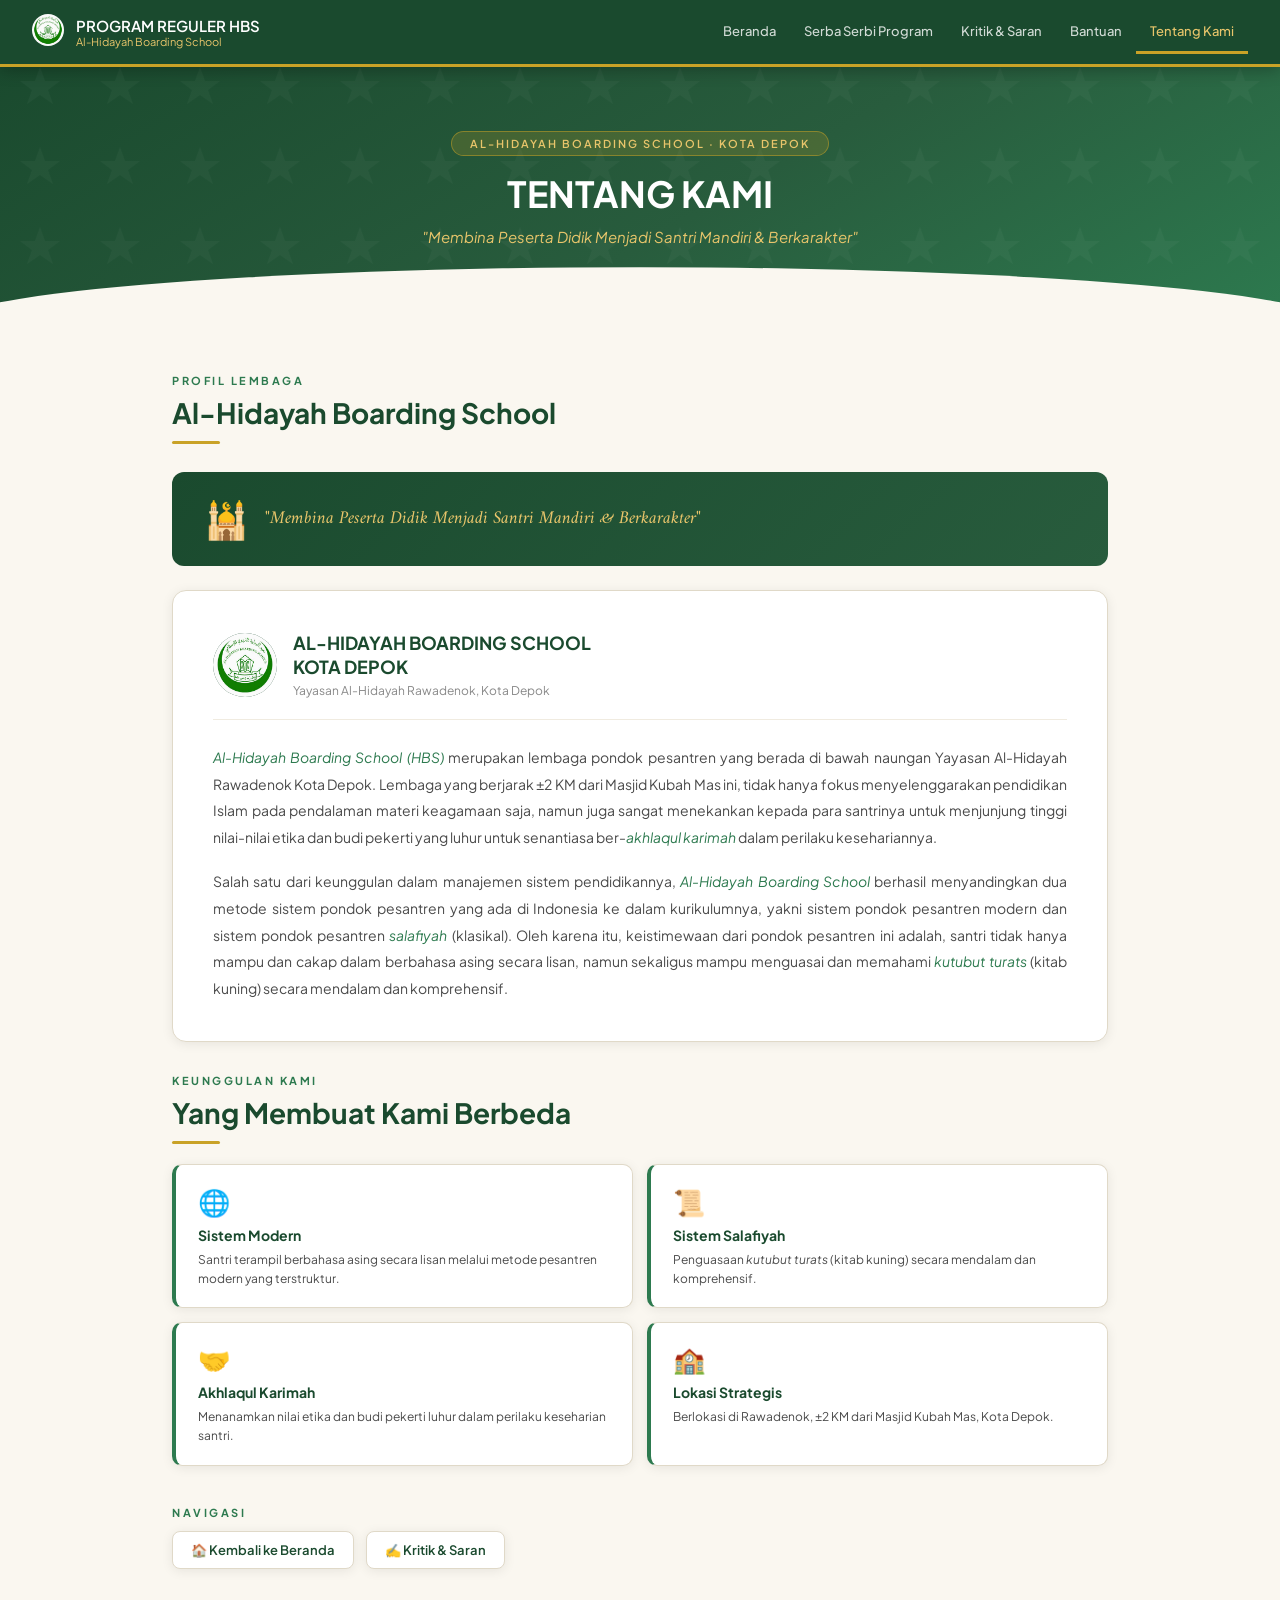
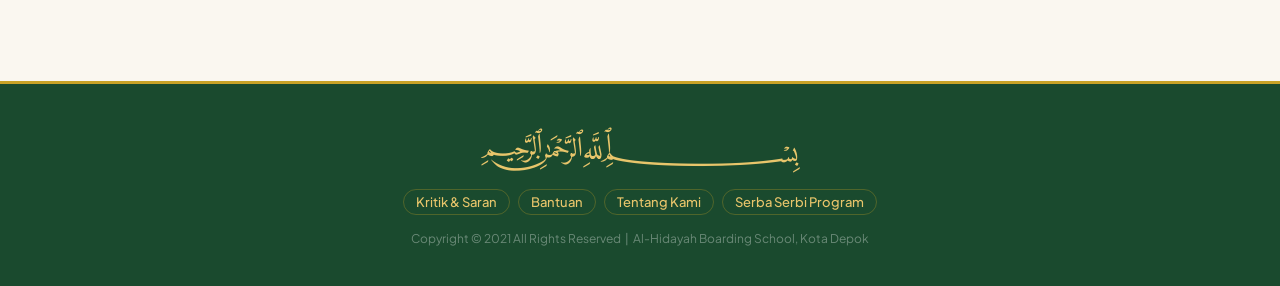
<file: tentang-kami.html>
<!DOCTYPE html>
<html lang="id">
<head>
  <meta charset="UTF-8" />
  <meta name="viewport" content="width=device-width, initial-scale=1.0" />
  <title>Tentang Kami — Al-Hidayah Boarding School</title>
  <link href="https://fonts.googleapis.com/css2?family=Amiri:ital,wght@0,400;0,700;1,400&family=Plus+Jakarta+Sans:wght@400;500;600;700&display=swap" rel="stylesheet" />
  <link rel="stylesheet" href="style.css" />
   <link rel="icon" type="image/png" href="Logo/Logohbs.jpg">
  <style>
    /* ===== PAGE HERO ===== */
    .page-hero {
      background: linear-gradient(150deg, var(--green-dark) 0%, #285c3d 55%, var(--green-mid) 100%);
      padding: 4rem 2rem 5rem;
      text-align: center;
      position: relative;
      overflow: hidden;
    }
    .page-hero::before {
      content: '';
      position: absolute;
      inset: 0;
      background-image: url("data:image/svg+xml,%3Csvg width='80' height='80' viewBox='0 0 80 80' xmlns='http://www.w3.org/2000/svg'%3E%3Cg fill='%23ffffff' fill-opacity='0.03'%3E%3Cpath d='M40 0l5 14h15l-12 9 5 14-13-9-13 9 5-14-12-9h15z'/%3E%3C/g%3E%3C/svg%3E");
    }
    .page-hero::after {
      content: '';
      position: absolute;
      bottom: -1px;
      left: 0; right: 0;
      height: 60px;
      background: var(--cream);
      clip-path: ellipse(55% 100% at 50% 100%);
    }
    .page-hero-inner {
      position: relative;
      z-index: 1;
    }
    .page-hero-badge {
      display: inline-block;
      background: rgba(201,162,39,0.2);
      border: 1px solid rgba(201,162,39,0.5);
      color: var(--gold-light);
      font-size: 11px;
      padding: 5px 18px;
      border-radius: 20px;
      letter-spacing: 2px;
      text-transform: uppercase;
      font-weight: 600;
      margin-bottom: 16px;
    }
    .page-hero h1 {
      font-size: 36px;
      font-weight: 700;
      color: white;
      line-height: 1.2;
      margin-bottom: 12px;
    }
    .page-hero-tagline {
      font-style: italic;
      font-size: 15px;
      color: var(--gold-light);
    }

    /* ===== PROFIL CONTENT ===== */
    .profil-card {
      background: white;
      border: 1px solid #e0d9c8;
      border-radius: 14px;
      padding: 2.5rem;
      box-shadow: var(--shadow);
      margin-bottom: 24px;
    }

    .profil-header {
      display: flex;
      align-items: center;
      gap: 16px;
      margin-bottom: 24px;
      padding-bottom: 20px;
      border-bottom: 1px solid var(--cream-dark);
    }

    .profil-emblem {
      width: 64px;
      height: 64px;
      background: var(--green-dark);
      border-radius: 50%;
      display: flex;
      align-items: center;
      justify-content: center;
      font-family: 'Amiri', serif;
      font-size: 28px;
      color: var(--gold-light);
      flex-shrink: 0;
    }
    .profil-emblem img {
  width: 100%;
  height: 100%;
  object-fit: cover;
  border-radius: 50%;
}

    .profil-header-text h2 {
      font-size: 18px;
      font-weight: 700;
      color: var(--green-dark);
      line-height: 1.3;
    }
    .profil-header-text span {
      font-size: 12px;
      color: var(--text-light);
    }

    .profil-body p {
      font-size: 14px;
      color: var(--text-mid);
      line-height: 1.9;
      margin-bottom: 18px;
      text-align: justify;
    }
    .profil-body p:last-child {
      margin-bottom: 0;
    }
    .profil-body em {
      color: var(--green-mid);
      font-style: italic;
    }

    /* ===== HIGHLIGHT BOX ===== */
    .highlight-box {
      background: linear-gradient(135deg, var(--green-dark), #285c3d);
      border-radius: 12px;
      padding: 1.5rem 2rem;
      display: flex;
      align-items: center;
      gap: 16px;
      margin-bottom: 24px;
    }
    .highlight-box .hl-icon {
      font-size: 36px;
      flex-shrink: 0;
    }
    .highlight-box .hl-text {
      font-style: italic;
      font-size: 15px;
      color: var(--gold-light);
      line-height: 1.6;
      font-family: 'Amiri', serif;
      font-size: 18px;
    }

    /* ===== KEUNGGULAN ===== */
    .keunggulan-grid {
      display: grid;
      grid-template-columns: repeat(2, 1fr);
      gap: 14px;
      margin-top: 8px;
    }

    .keunggulan-card {
      background: white;
      border: 1px solid #e0d9c8;
      border-left: 4px solid var(--green-mid);
      border-radius: 10px;
      padding: 1.2rem 1.4rem;
      box-shadow: var(--shadow);
    }
    .keunggulan-card .k-icon {
      font-size: 26px;
      margin-bottom: 8px;
    }
    .keunggulan-card h4 {
      font-size: 14px;
      font-weight: 700;
      color: var(--green-dark);
      margin-bottom: 6px;
    }
    .keunggulan-card p {
      font-size: 12px;
      color: var(--text-mid);
      line-height: 1.6;
    }

    /* ===== BACK LINKS ===== */
    .back-links {
      display: flex;
      gap: 12px;
      flex-wrap: wrap;
      margin-top: 8px;
    }
    .back-links a {
      display: inline-flex;
      align-items: center;
      gap: 6px;
      background: white;
      border: 1px solid #e0d9c8;
      border-radius: 8px;
      padding: 10px 18px;
      font-size: 13px;
      font-weight: 600;
      color: var(--green-dark);
      text-decoration: none;
      box-shadow: var(--shadow);
      transition: all 0.2s;
    }
    .back-links a:hover {
      background: var(--green-dark);
      color: var(--gold-light);
      border-color: var(--green-dark);
      transform: translateY(-1px);
    }

    @media (max-width: 600px) {
      .page-hero h1 { font-size: 24px; }
      .keunggulan-grid { grid-template-columns: 1fr; }
      .profil-card { padding: 1.5rem; }
      .highlight-box { flex-direction: column; text-align: center; }
    }

    .nav-logo img {
  width: 32px;
  height: 32px;
  object-fit: contain;
  border-radius: 50%;
}
  </style>
</head>
<body>

<!-- ===== NAVBAR ===== -->
<nav>
  <a class="nav-brand" href="index.html">
    <div class="nav-logo">
      <img src="Logo/Logohbs.jpg" alt="Logo HBS">
    </div>
    <div>
      <div class="nav-title">PROGRAM REGULER HBS</div>
      <div class="nav-subtitle">Al-Hidayah Boarding School</div>
    </div>
  </a>
  <div class="nav-links">
    <a href="index.html">Beranda</a>
    <a href="serba-serbi.html">Serba Serbi Program</a>
    <a href="https://forms.gle/XUpbcNNKYqb6Xr7v5" target="_blank">Kritik &amp; Saran</a>
    <a href="#">Bantuan</a>
    <a href="tentang-kami.html" class="active">Tentang Kami</a>
  </div>
  <div class="hamburger" onclick="toggleMobileNav()" id="hamburger">
    <span></span><span></span><span></span>
  </div>
</nav>

<div class="mobile-nav" id="mobileNav">
  <a href="index.html">Beranda</a>
  <a href="serba-serbi.html">Serba Serbi Program</a>
  <a href="https://forms.gle/XUpbcNNKYqb6Xr7v5" target="_blank">Kritik &amp; Saran</a>
  <a href="#">Bantuan</a>
  <a href="tentang-kami.html">Tentang Kami</a>
</div>

<!-- ===== PAGE HERO ===== -->
<div class="page-hero">
  <div class="page-hero-inner">
    <div class="page-hero-badge">Al-Hidayah Boarding School · Kota Depok</div>
    <h1>TENTANG KAMI</h1>
    <div class="page-hero-tagline">"Membina Peserta Didik Menjadi Santri Mandiri &amp; Berkarakter"</div>
  </div>
</div>

<!-- ===== PROFIL SINGKAT ===== -->
<div class="section">
  <div class="section-label">Profil Lembaga</div>
  <div class="section-title">Al-Hidayah Boarding School</div>

  <!-- Quote Box -->
  <div class="highlight-box">
    <div class="hl-icon">🕌</div>
    <div class="hl-text">
      "Membina Peserta Didik Menjadi Santri Mandiri &amp; Berkarakter"
    </div>
  </div>

  <!-- Profil Card -->
  <div class="profil-card">
    <div class="profil-header">
      <div class="profil-emblem">
        <img src="Logo/Logohbs.jpg" alt="">
      </div>
      <div class="profil-header-text">
        <h2>AL-HIDAYAH BOARDING SCHOOL<br>KOTA DEPOK</h2>
        <span>Yayasan Al-Hidayah Rawadenok, Kota Depok</span>
      </div>
    </div>
    <div class="profil-body">
      <p>
        <em>Al-Hidayah Boarding School (HBS)</em> merupakan lembaga pondok pesantren yang berada di bawah naungan
        Yayasan Al-Hidayah Rawadenok Kota Depok. Lembaga yang berjarak ±2 KM dari Masjid Kubah Mas ini,
        tidak hanya fokus menyelenggarakan pendidikan Islam pada pendalaman materi keagamaan saja, namun juga
        sangat menekankan kepada para santrinya untuk menjunjung tinggi nilai-nilai etika dan budi pekerti yang
        luhur untuk senantiasa ber-<em>akhlaqul karimah</em> dalam perilaku kesehariannya.
      </p>
      <p>
        Salah satu dari keunggulan dalam manajemen sistem pendidikannya, <em>Al-Hidayah Boarding School</em>
        berhasil menyandingkan dua metode sistem pondok pesantren yang ada di Indonesia ke dalam kurikulumnya,
        yakni sistem pondok pesantren modern dan sistem pondok pesantren <em>salafiyah</em> (klasikal).
        Oleh karena itu, keistimewaan dari pondok pesantren ini adalah, santri tidak hanya mampu dan cakap
        dalam berbahasa asing secara lisan, namun sekaligus mampu menguasai dan memahami
        <em>kutubut turats</em> (kitab kuning) secara mendalam dan komprehensif.
      </p>
    </div>
  </div>

  <!-- Keunggulan -->
  <div class="section-label" style="margin-top: 2rem;">Keunggulan Kami</div>
  <div class="section-title" style="margin-bottom: 20px;">Yang Membuat Kami Berbeda</div>

  <div class="keunggulan-grid">
    <div class="keunggulan-card">
      <div class="k-icon">🌐</div>
      <h4>Sistem Modern</h4>
      <p>Santri terampil berbahasa asing secara lisan melalui metode pesantren modern yang terstruktur.</p>
    </div>
    <div class="keunggulan-card">
      <div class="k-icon">📜</div>
      <h4>Sistem Salafiyah</h4>
      <p>Penguasaan <em>kutubut turats</em> (kitab kuning) secara mendalam dan komprehensif.</p>
    </div>
    <div class="keunggulan-card">
      <div class="k-icon">🤝</div>
      <h4>Akhlaqul Karimah</h4>
      <p>Menanamkan nilai etika dan budi pekerti luhur dalam perilaku keseharian santri.</p>
    </div>
    <div class="keunggulan-card">
      <div class="k-icon">🏫</div>
      <h4>Lokasi Strategis</h4>
      <p>Berlokasi di Rawadenok, ±2 KM dari Masjid Kubah Mas, Kota Depok.</p>
    </div>
  </div>

  <!-- Back Links -->
  <div style="margin-top: 2.5rem;">
    <div class="section-label">Navigasi</div>
    <div class="back-links" style="margin-top: 12px;">
      <a href="index.html">🏠 Kembali ke Beranda</a>
      <a href="https://forms.gle/xA7U3Purb3aePyvS9" target="_blank">✍️ Kritik &amp; Saran</a>
    </div>
  </div>
</div>

<!-- ===== FOOTER ===== -->
<footer>
  <div class="footer-ar">﷽</div>
  <div class="footer-links">
    <a href="https://forms.gle/XUpbcNNKYqb6Xr7v5" target="_blank">Kritik &amp; Saran</a>
    <a href="#">Bantuan</a>
    <a href="tentang-kami.html">Tentang Kami</a>
    <a href="serba-serbi.html">Serba Serbi Program</a>
  </div>
  <div class="footer-copy">
    Copyright &copy; 2021 All Rights Reserved &nbsp;|&nbsp; Al-Hidayah Boarding School, Kota Depok
  </div>
</footer>

<script>
  function toggleMobileNav() {
    const nav = document.getElementById('mobileNav');
    nav.classList.toggle('open');
  }
</script>

</body>
</html>
</file>
<file: style.css>
* { margin: 0; padding: 0; box-sizing: border-box; }

:root {
  --green-dark: #1a4a2e;
  --green-mid: #2d7a4f;
  --green-light: #4caf78;
  --gold: #c9a227;
  --gold-light: #e8c56b;
  --cream: #faf7f0;
  --cream-dark: #f0ebe0;
  --text-dark: #1a1a1a;
  --text-mid: #4a4a4a;
  --text-light: #888;
  --shadow: 0 2px 12px rgba(0,0,0,0.08);
}

body {
  font-family: 'Plus Jakarta Sans', sans-serif;
  background: var(--cream);
  color: var(--text-dark);
}

/* ===== NAVBAR ===== */
nav {
  background: var(--green-dark);
  padding: 0 2rem;
  display: flex;
  align-items: center;
  justify-content: space-between;
  position: sticky;
  top: 0;
  z-index: 100;
  border-bottom: 3px solid var(--gold);
  box-shadow: 0 2px 16px rgba(0,0,0,0.3);
}

.nav-brand {
  display: flex;
  align-items: center;
  gap: 12px;
  padding: 14px 0;
  text-decoration: none;
}

.nav-logo img {
  width: 40px;
  height: 40px;
  object-fit: contain;
  border-radius: 50%;
}

.nav-title { color: white; font-size: 15px; font-weight: 600; line-height: 1.2; }
.nav-subtitle { color: var(--gold-light); font-size: 11px; font-weight: 400; }

.nav-links { display: flex; gap: 0; }
.nav-links a {
  color: rgba(255,255,255,0.8);
  text-decoration: none;
  font-size: 13px;
  font-weight: 500;
  padding: 12px 14px;
  display: inline-block;
  transition: all 0.2s;
  border-bottom: 3px solid transparent;
}
.nav-links a:hover,
.nav-links a.active {
  color: var(--gold-light);
  border-bottom-color: var(--gold);
}

/* Hamburger (mobile) */
.hamburger {
  display: none;
  flex-direction: column;
  gap: 5px;
  cursor: pointer;
  padding: 8px;
}
.hamburger span {
  display: block;
  width: 24px;
  height: 2px;
  background: white;
  border-radius: 2px;
  transition: 0.3s;
}

/* Mobile nav */
.mobile-nav {
  display: none;
  background: var(--green-dark);
  padding: 0.5rem 1.5rem 1rem;
  border-bottom: 2px solid var(--gold);
}
.mobile-nav a {
  display: block;
  color: rgba(255,255,255,0.8);
  text-decoration: none;
  font-size: 14px;
  padding: 10px 0;
  border-bottom: 1px solid rgba(255,255,255,0.1);
}
.mobile-nav a:last-child { border-bottom: none; }
.mobile-nav.open { display: block; }

/* ===== HERO ===== */
.hero {
  background: linear-gradient(150deg, var(--green-dark) 0%, #285c3d 55%, var(--green-mid) 100%);
  min-height: 480px;
  display: flex;
  align-items: center;
  justify-content: center;
  text-align: center;
  padding: 5rem 2rem 4rem;
  position: relative;
  overflow: hidden;
}

.hero::before {
  content: '';
  position: absolute;
  inset: 0;
  background-image: url("data:image/svg+xml,%3Csvg width='80' height='80' viewBox='0 0 80 80' xmlns='http://www.w3.org/2000/svg'%3E%3Cg fill='%23ffffff' fill-opacity='0.03'%3E%3Cpath d='M40 0l5 14h15l-12 9 5 14-13-9-13 9 5-14-12-9h15z'/%3E%3C/g%3E%3C/svg%3E");
}

.hero::after {
  content: '';
  position: absolute;
  bottom: -1px;
  left: 0;
  right: 0;
  height: 60px;
  background: var(--cream);
  clip-path: ellipse(55% 100% at 50% 100%);
}

.hero-inner { position: relative; z-index: 1; max-width: 640px; }

.hero-badge {
  display: inline-block;
  background: rgba(201,162,39,0.2);
  border: 1px solid rgba(201,162,39,0.5);
  color: var(--gold-light);
  font-size: 11px;
  padding: 5px 18px;
  border-radius: 20px;
  letter-spacing: 2px;
  text-transform: uppercase;
  font-weight: 600;
  margin-bottom: 20px;
}

.hero-ar {
  font-family: 'Amiri', serif;
  font-size: 42px;
  color: var(--gold-light);
  margin-bottom: 4px;
  line-height: 1.3;
}

.hero h1 {
  font-size: 38px;
  font-weight: 700;
  color: white;
  line-height: 1.15;
  margin-bottom: 10px;
}

.hero-loc {
  color: rgba(255,255,255,0.55);
  font-size: 14px;
  margin-bottom: 24px;
}

.hero-divider {
  width: 60px;
  height: 1px;
  background: var(--gold);
  margin: 0 auto 20px;
  opacity: 0.6;
}

.hero-tagline {
  font-style: italic;
  font-size: 16px;
  color: var(--gold-light);
  max-width: 460px;
  margin: 0 auto 32px;
  line-height: 1.6;
}

.hero-btns {
  display: flex;
  gap: 12px;
  justify-content: center;
  flex-wrap: wrap;
}

.btn-primary {
  background: var(--gold);
  color: var(--green-dark);
  padding: 12px 28px;
  border-radius: 6px;
  font-size: 14px;
  font-weight: 700;
  text-decoration: none;
  border: none;
  cursor: pointer;
  transition: background 0.2s, transform 0.15s;
  font-family: 'Plus Jakarta Sans', sans-serif;
}
.btn-primary:hover { background: var(--gold-light); transform: translateY(-1px); }

.btn-outline {
  background: transparent;
  color: white;
  padding: 12px 28px;
  border-radius: 6px;
  font-size: 14px;
  font-weight: 500;
  text-decoration: none;
  border: 1px solid rgba(255,255,255,0.35);
  cursor: pointer;
  transition: all 0.2s;
  font-family: 'Plus Jakarta Sans', sans-serif;
}
.btn-outline:hover { background: rgba(255,255,255,0.1); transform: translateY(-1px); }

/* ===== SECTION ===== */
.section {
  padding: 3rem 2rem;
  max-width: 1000px;
  margin: 0 auto;
}

.section-label {
  font-size: 11px;
  letter-spacing: 2.5px;
  text-transform: uppercase;
  color: var(--green-mid);
  font-weight: 700;
  margin-bottom: 8px;
}

.section-title {
  font-size: 28px;
  font-weight: 700;
  color: var(--green-dark);
  margin-bottom: 28px;
  position: relative;
  padding-bottom: 14px;
}
.section-title::after {
  content: '';
  position: absolute;
  bottom: 0;
  left: 0;
  width: 48px;
  height: 3px;
  background: var(--gold);
  border-radius: 2px;
}

/* ===== STATS ===== */
.stats-grid {
  display: grid;
  grid-template-columns: repeat(3, 1fr);
  gap: 16px;
  margin-bottom: 3rem;
}

.stat-card {
  background: var(--green-dark);
  border-radius: 12px;
  padding: 1.5rem 1rem;
  text-align: center;
  position: relative;
  overflow: hidden;
}
.stat-card::before {
  content: '';
  position: absolute;
  top: -10px;
  right: -10px;
  width: 60px;
  height: 60px;
  background: rgba(201,162,39,0.15);
  border-radius: 50%;
}
.stat-num {
  font-size: 34px;
  font-weight: 700;
  color: var(--gold-light);
  font-family: 'Amiri', serif;
  line-height: 1.1;
}
.stat-label {
  font-size: 12px;
  color: rgba(255,255,255,0.6);
  margin-top: 6px;
}

/* ===== INFO CARDS ===== */
.info-card {
  background: white;
  border: 1px solid #e0d9c8;
  border-left: 4px solid var(--gold);
  border-radius: 10px;
  padding: 1.25rem 1.5rem;
  display: flex;
  gap: 16px;
  align-items: flex-start;
  margin-bottom: 14px;
  box-shadow: var(--shadow);
  transition: box-shadow 0.2s, transform 0.2s;
}
.info-card:hover { box-shadow: 0 4px 20px rgba(0,0,0,0.1); transform: translateY(-1px); }

.info-icon {
  width: 46px;
  height: 46px;
  background: var(--cream-dark);
  border-radius: 10px;
  display: flex;
  align-items: center;
  justify-content: center;
  font-size: 22px;
  flex-shrink: 0;
}

.info-body h3 {
  font-size: 15px;
  font-weight: 600;
  color: var(--green-dark);
  margin-bottom: 6px;
}
.info-body p {
  font-size: 13px;
  color: var(--text-mid);
  line-height: 1.7;
}
.info-body a { color: var(--green-mid); font-weight: 600; }

/* ===== GALLERY ===== */
.gallery-grid {
  display: grid;
  grid-template-columns: repeat(3, 1fr);
  grid-template-rows: auto auto;
  gap: 12px;
}

.gallery-item {
  border-radius: 10px;
  overflow: hidden;
  position: relative;
  cursor: pointer;
  aspect-ratio: 4/3;
}
.gallery-item.featured {
  grid-column: span 2;
  grid-row: span 2;
  aspect-ratio: auto;
}

.gallery-bg {
  width: 100%;
  height: 100%;
  min-height: 160px;
  display: flex;
  flex-direction: column;
  align-items: center;
  justify-content: center;
  gap: 8px;
  transition: transform 0.4s ease;
}
.gallery-item:hover .gallery-bg { transform: scale(1.06); }

.gallery-icon { font-size: 40px; line-height: 1; }
.gallery-item.featured .gallery-icon { font-size: 72px; }

.gallery-overlay {
  position: absolute;
  bottom: 0;
  left: 0;
  right: 0;
  background: linear-gradient(transparent, rgba(0,0,0,0.72));
  padding: 10px 12px;
  font-size: 12px;
  color: white;
  font-weight: 500;
  line-height: 1.4;
}
.gallery-item.featured .gallery-overlay { font-size: 14px; padding: 16px; }

.g1 { background: linear-gradient(135deg, #1c4a30, #2d7048); }
.g2 { background: linear-gradient(135deg, #163520, #285a38); }
.g3 { background: linear-gradient(135deg, #3a5e2a, #5a8a40); }
.g4 { background: linear-gradient(135deg, #2a4040, #3a6060); }
.g5 { background: linear-gradient(135deg, #4a3a20, #7a6030); }

/* ===== FOOTER ===== */
footer {
  background: var(--green-dark);
  color: rgba(255,255,255,0.65);
  padding: 2.5rem 2rem;
  text-align: center;
  border-top: 3px solid var(--gold);
  margin-top: 4rem;
}

.footer-ar {
  font-family: 'Amiri', serif;
  font-size: 28px;
  color: var(--gold-light);
  margin-bottom: 16px;
  letter-spacing: 2px;
}

.footer-links {
  display: flex;
  gap: 8px;
  justify-content: center;
  flex-wrap: wrap;
  margin-bottom: 16px;
}
.footer-links a {
  color: var(--gold-light);
  text-decoration: none;
  font-size: 13px;
  font-weight: 500;
  padding: 4px 12px;
  border: 1px solid rgba(201,162,39,0.3);
  border-radius: 20px;
  transition: background 0.2s;
}
.footer-links a:hover { background: rgba(201,162,39,0.15); }

.footer-copy {
  font-size: 12px;
  color: rgba(255,255,255,0.35);
  margin-top: 8px;
}

/* ===== RESPONSIVE ===== */
@media (max-width: 700px) {
  .nav-links { display: none; }
  .hamburger { display: flex; }
  .hero h1 { font-size: 26px; }
  .hero-ar { font-size: 30px; }
  .stats-grid { grid-template-columns: repeat(3, 1fr); }
  .gallery-grid { grid-template-columns: repeat(2, 1fr); }
  .gallery-item.featured { grid-column: span 2; grid-row: span 1; }
}

@media (max-width: 480px) {
  .stats-grid { grid-template-columns: repeat(1, 1fr); }
  .gallery-grid { grid-template-columns: 1fr; }
  .gallery-item.featured { grid-column: span 1; }
  .hero-btns { flex-direction: column; align-items: center; }
  nav { padding: 0 1rem; }
  .section { padding: 2rem 1rem; }
}
</file>
